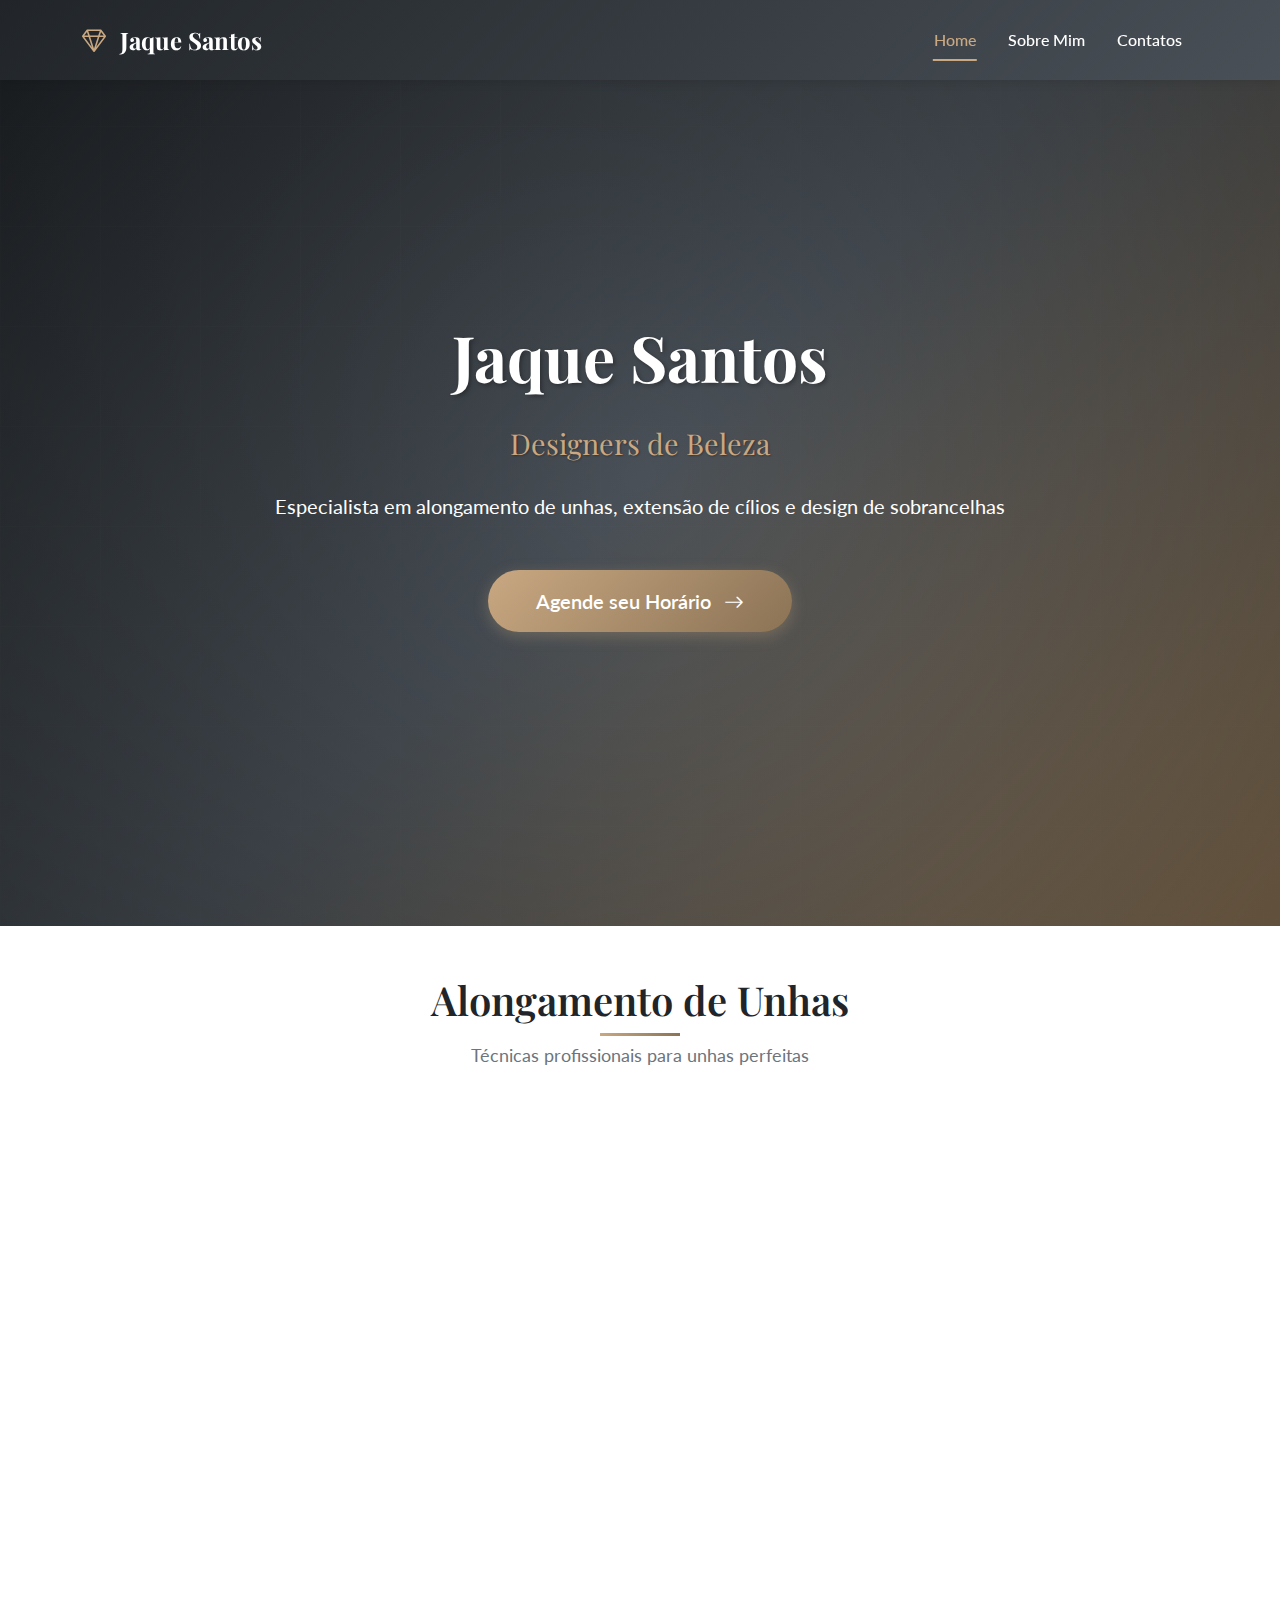
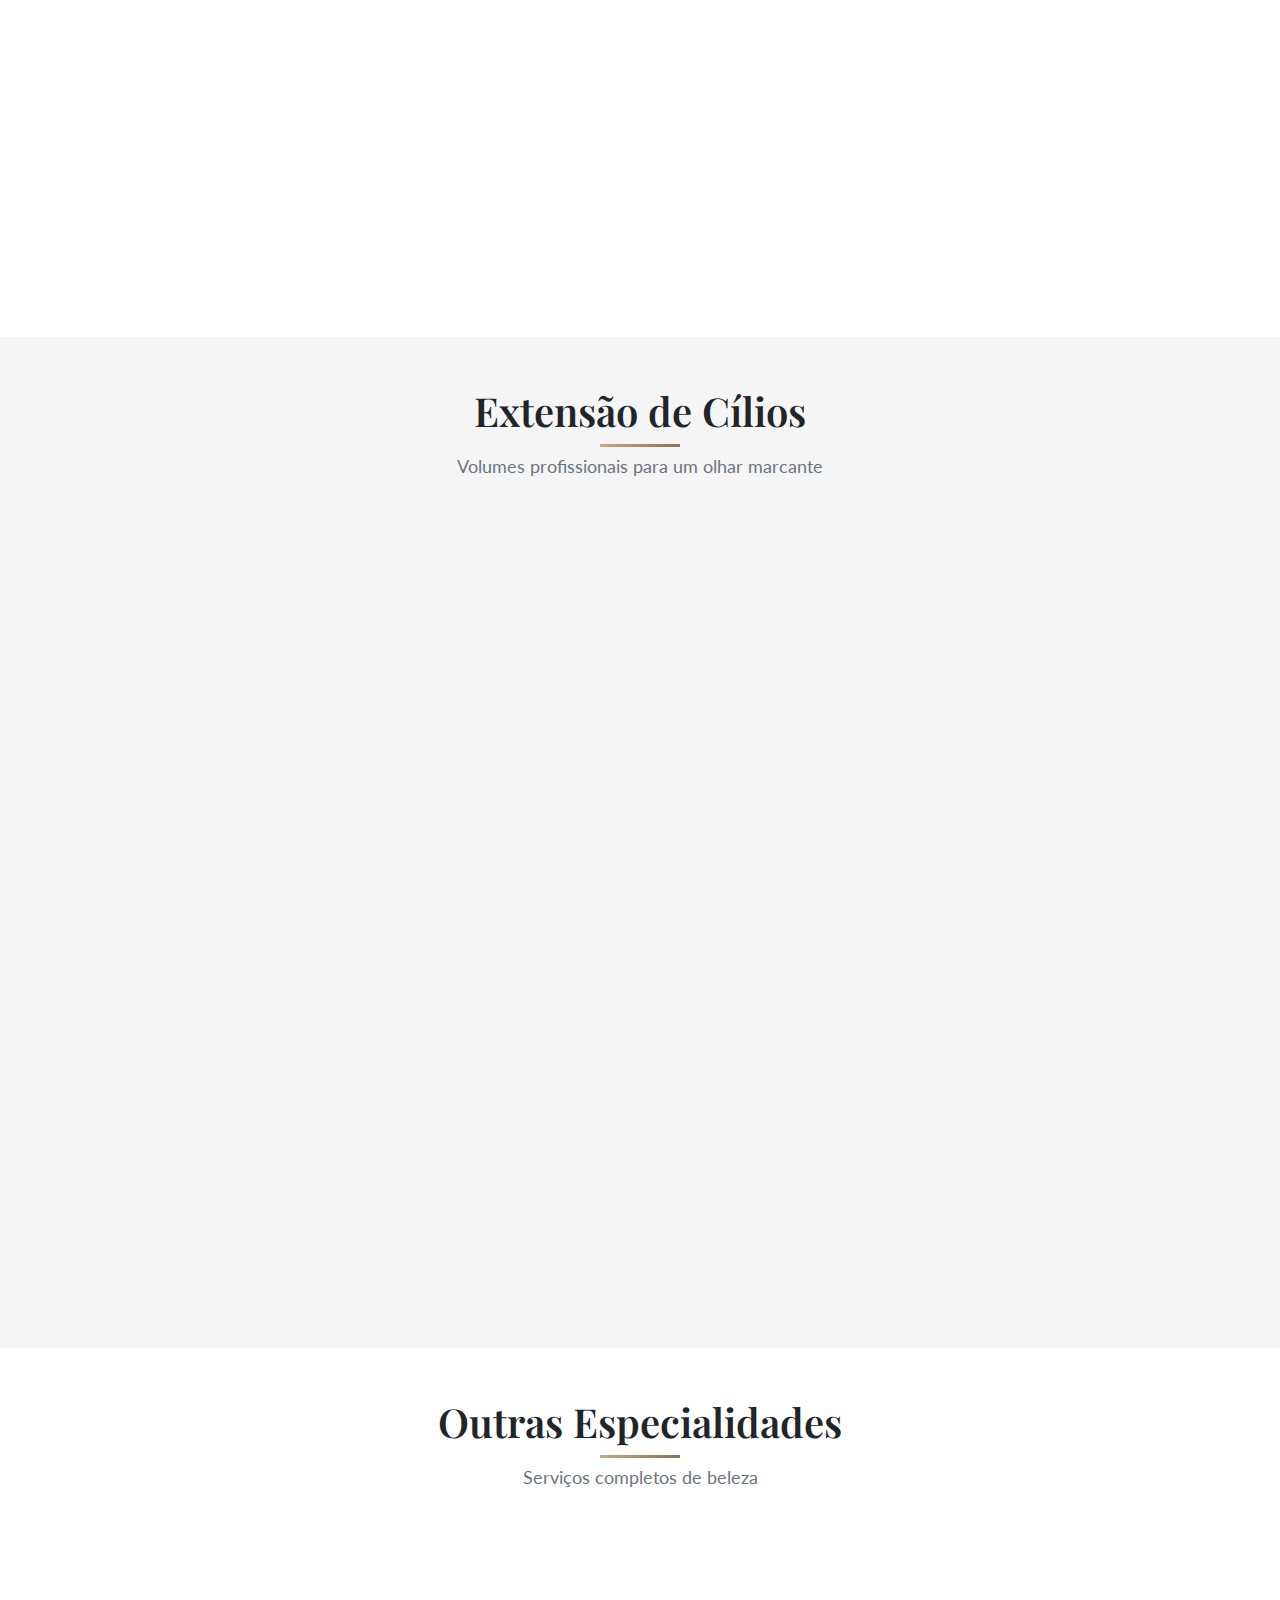
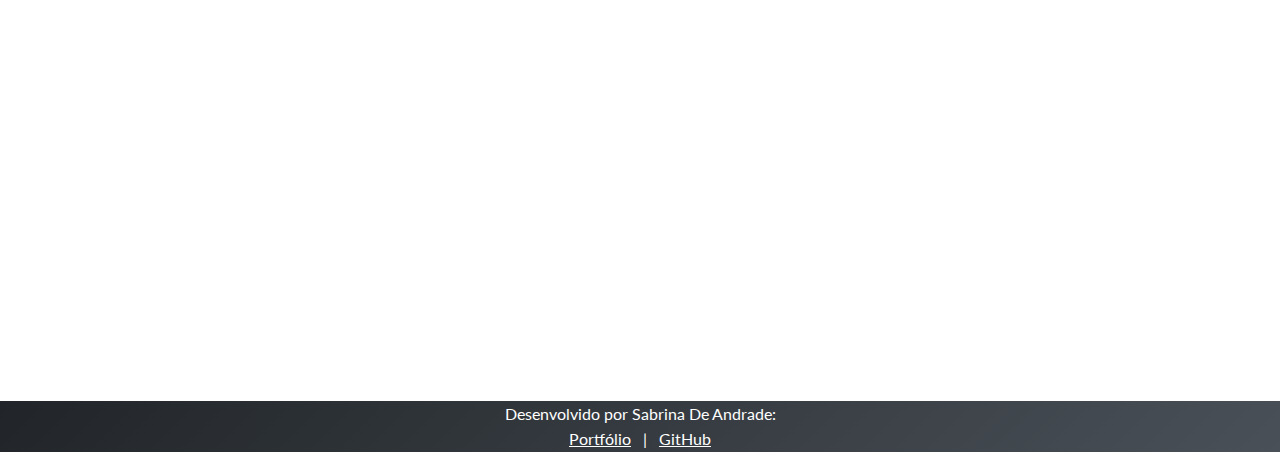
<file: jaque3/index.html>
<!DOCTYPE html>
<html lang="pt-BR">
<head>
    <meta charset="UTF-8">
    <meta name="viewport" content="width=device-width, initial-scale=1.0">
    <title>Jaque Santos - Designers de Beleza</title>
    
     Bootstrap CSS 
    <link href="https://cdn.jsdelivr.net/npm/bootstrap@5.3.3/dist/css/bootstrap.min.css" rel="stylesheet">
    
     Bootstrap Icons 
    <link rel="stylesheet" href="https://cdn.jsdelivr.net/npm/bootstrap-icons@1.11.3/font/bootstrap-icons.min.css">
    
     Google Fonts 
    <link rel="preconnect" href="https://fonts.googleapis.com">
    <link rel="preconnect" href="https://fonts.gstatic.com" crossorigin>
    <link href="https://fonts.googleapis.com/css2?family=Playfair+Display:wght@400;600;700&family=Lato:wght@300;400;700&display=swap" rel="stylesheet">
    
    <link rel="stylesheet" href="style.css">
</head>
<body>
    <nav class="navbar navbar-expand-lg navbar-dark fixed-top">
        <div class="container">
            <a class="navbar-brand" href="index.html">
                <i class="bi bi-gem me-2"></i>
                Jaque Santos
            </a>
            <button class="navbar-toggler" type="button" data-bs-toggle="collapse" data-bs-target="#navbarNav">
                <span class="navbar-toggler-icon"></span>
            </button>
            <div class="collapse navbar-collapse" id="navbarNav">
                <ul class="navbar-nav ms-auto">
                    <li class="nav-item">
                        <a class="nav-link active" href="index.html">Home</a>
                    </li>
                    <li class="nav-item">
                        <a class="nav-link" href="sobre-mim.html">Sobre Mim</a>
                    </li>
                    <li class="nav-item">
                        <a class="nav-link" href="contatos (1).html">Contatos</a>
                    </li>
                </ul>
            </div>
        </div>
    </nav>

     Hero Section 
    <section class="hero-section">
        <div class="hero-overlay"></div>
        <div class="container">
            <div class="row align-items-center min-vh-100">
                <div class="col-lg-8 mx-auto text-center hero-content">
                    <h1 class="display-3 fw-bold mb-4">Jaque Santos</h1>
                    <p class="lead mb-4">Designers de Beleza</p>
                    <p class="fs-5 mb-5">Especialista em alongamento de unhas, extensão de cílios e design de sobrancelhas</p>
                    <a href="contatos (1).html" class="btn btn-primary btn-lg px-5 py-3">
                        Agende seu Horário
                        <i class="bi bi-arrow-right ms-2"></i>
                    </a>
                </div>
            </div>
        </div>
    </section>

    <section class="services-section py-5">
        <div class="container">
            <div class="text-center mb-5">
                <h2 class="section-title">Alongamento de Unhas</h2>
                <p class="section-subtitle">Técnicas profissionais para unhas perfeitas</p>
            </div>
            
            <div class="row g-4">
                <div class="col-lg-4 col-md-6">
                    <div class="service-card">
                        <div class="service-image">
                            <img src="public/desing1.jpg" alt="Alongamento Stiletto" class="img-fluid">
                        </div>
                        <div class="service-content">
                            <h3>Alongamento Stiletto</h3>
                            <p>Unhas alongadas em formato stiletto com gel de alta qualidade</p>
                        </div>
                    </div>
                </div>
                
                <div class="col-lg-4 col-md-6">
                    <div class="service-card">
                        <div class="service-image">
                            <img src="public/design2.jpg" alt="Alongamento Quadrado" class="img-fluid">
                        </div>
                        <div class="service-content">
                            <h3>Alongamento Quadrado</h3>
                            <p>Formato quadrado clássico e elegante</p>
                        </div>
                    </div>
                </div>

                  <div class="col-lg-4 col-md-6">
                    <div class="service-card">
                        <div class="service-image">
                            <img src="public/desing3.jpg" alt="Alongamento Bailarina" class="img-fluid">
                        </div>
                        <div class="service-content">
                            <h3>Alongamento Bailarina</h3>
                            <p>Design clássico com um ar de sofisticação</p>
                        </div>
                    </div>
                </div>
                
                  <div class="col-lg-4 col-md-6">
                    <div class="service-card">
                        <div class="service-image">
                            <img src="public/desing5.jpg" alt="Alongamento Bailarina" class="img-fluid">
                        </div>
                        <div class="service-content">
                            <h3>Alongamento Curto</h3>
                            <p>Prático e elegante para o dia a dia</p>
                        </div>
                    </div>
                </div>    

                <div class="col-lg-4 col-md-6">
                    <div class="service-card">
                        <div class="service-image">
                            <img src="public/desing4.jpg" alt="Alongamento Amendoado" class="img-fluid">
                        </div>
                        <div class="service-content">
                            <h3>Alongamento Amendoado</h3>
                            <p>Formato amendoado sofisticado e feminino</p>
                        </div>
                    </div>
                </div>
                   <div class="col-lg-4 col-md-6">
                    <div class="service-card">
                        <div class="service-image">
                            <img src="public/esmaltaçãoGel.jpg" alt="Esmaltação em gel" class="img-fluid">
                        </div>
                        <div class="service-content">
                            <h3>Esmaltação em gel</h3>
                            <p>Prático e elegante!</p>
                        </div>
                    </div>
                </div>
            </div>
        </div>
    </section>

    <section class="services-section services-section-alt py-5">
        <div class="container">
            <div class="text-center mb-5">
                <h2 class="section-title">Extensão de Cílios</h2>
                <p class="section-subtitle">Volumes profissionais para um olhar marcante</p>
            </div>
            
            <div class="row g-4">
                <div class="col-lg-4 col-md-6">
                    <div class="service-card">
                        <div class="service-image">
                            <img src="public/russo.jpg" alt="Volume Russo" class="img-fluid">
                        </div>
                        <div class="service-content">
                            <h3>Volume Russo</h3>
                            <p>Técnica de volume russo para cílios mais densos e dramáticos</p>
                        </div>
                    </div>
                </div>
                
                <div class="col-lg-4 col-md-6">
                    <div class="service-card">
                        <div class="service-image">
                            <img src="public/arabe.jpg" alt="Volume Árabe" class="img-fluid">
                        </div>
                        <div class="service-content">
                            <h3>Volume Árabe</h3>
                            <p>Volume árabe para um olhar intenso e sofisticado</p>
                        </div>
                    </div>
                </div>
                
                  <div class="col-lg-4 col-md-6">
                    <div class="service-card">
                        <div class="service-image">
                            <img src="public/fox.jpg" alt="Volume Fox" class="img-fluid">
                        </div>
                        <div class="service-content">
                            <h3>Volume Fox</h3>
                            <p>Volume fox para um olhar intenso e sedutor</p>
                        </div>
                    </div>
                </div>

                 <div class="col-lg-4 col-md-6">
                    <div class="service-card">
                        <div class="service-image">
                            <img src="public/brasileiro.jpg" alt="Volume Brasileiro" class="img-fluid">
                        </div>
                        <div class="service-content">
                            <h3>Volume Brasileiro</h3>
                            <p>Volume Brasileiro para um olhar explêndido</p>
                        </div>
                    </div>
                </div>

                <div class="col-lg-4 col-md-6">
                    <div class="service-card">
                        <div class="service-image">
                            <img src="public/egipcio.jpg" alt="Volume Egípcio" class="img-fluid">
                        </div>
                        <div class="service-content">
                            <h3>Volume Egípcio</h3>
                            <p>Técnica egípcia para máximo volume e impacto</p>
                        </div>
                    </div>
                </div>
            </div>
        </div>
    </section>

    <section class="services-section py-5">
        <div class="container">
            <div class="text-center mb-5">
                <h2 class="section-title">Outras Especialidades</h2>
                <p class="section-subtitle">Serviços completos de beleza</p>
            </div>
            
            <div class="row g-4">
                <div class="col-lg-3 col-md-6">
                    <div class="service-card">
                        <div class="service-image">
                            <img src="public/cutilagem.jpg" alt="Cutilagem" class="img-fluid">
                        </div>
                        <div class="service-content">
                            <h3>Cutilagem</h3>
                            <p>Cutilagem com acabamento perfeito</p>
                        </div>
                    </div>
                </div>
                
                <div class="col-lg-3 col-md-6">
                    <div class="service-card">
                        <div class="service-image">
                            <img src="public/henna.jpg" alt="Design de Sobrancelhas" class="img-fluid">
                        </div>
                        <div class="service-content">
                            <h3>Design de Sobrancelhas</h3>
                            <p>Design com henna para sobrancelhas perfeitas</p>
                        </div>
                    </div>
                </div>
                
                <div class="col-lg-3 col-md-6">
                    <div class="service-card">
                        <div class="service-image">
                            <img src="public/decora.jpg" alt="Manicure" class="img-fluid">
                        </div>
                        <div class="service-content">
                            <h3>Manicure</h3>
                            <p>Manicure completa com cuidados especiais</p>
                        </div>
                    </div>
                </div>
                
                <div class="col-lg-3 col-md-6">
                    <div class="service-card">
                        <div class="service-image">
                            <img src="public/pedicure.jpg" alt="Pedicure" class="img-fluid">
                        </div>
                        <div class="service-content">
                            <h3>Pedicure</h3>
                            <p>Pedicure relaxante e profissional</p>
                        </div>
                    </div>
                </div>
            </div>
        </div>
    </section>

    </div> </div> <footer class="footer">
    <div class="container text-center">
        <p class="mb-0">Desenvolvido por Sabrina De Andrade:</p>
        <p class="mb-0">
            <a href="https://68ab4a4799d7b0000894f577--whimsical-palmier-4e9e0c.netlify.app" target="_blank" class="mx-2">Portfólio</a> | 
            <a href="https://github.com/SabrinaDeAndrade" target="_blank" class="mx-2">GitHub</a>
        </p>
    </div>
</footer>

    <script src="https://cdn.jsdelivr.net/npm/bootstrap@5.3.3/dist/js/bootstrap.bundle.min.js"></script>
    
    <script src="script.js"></script>
</body>
</html>
</file>
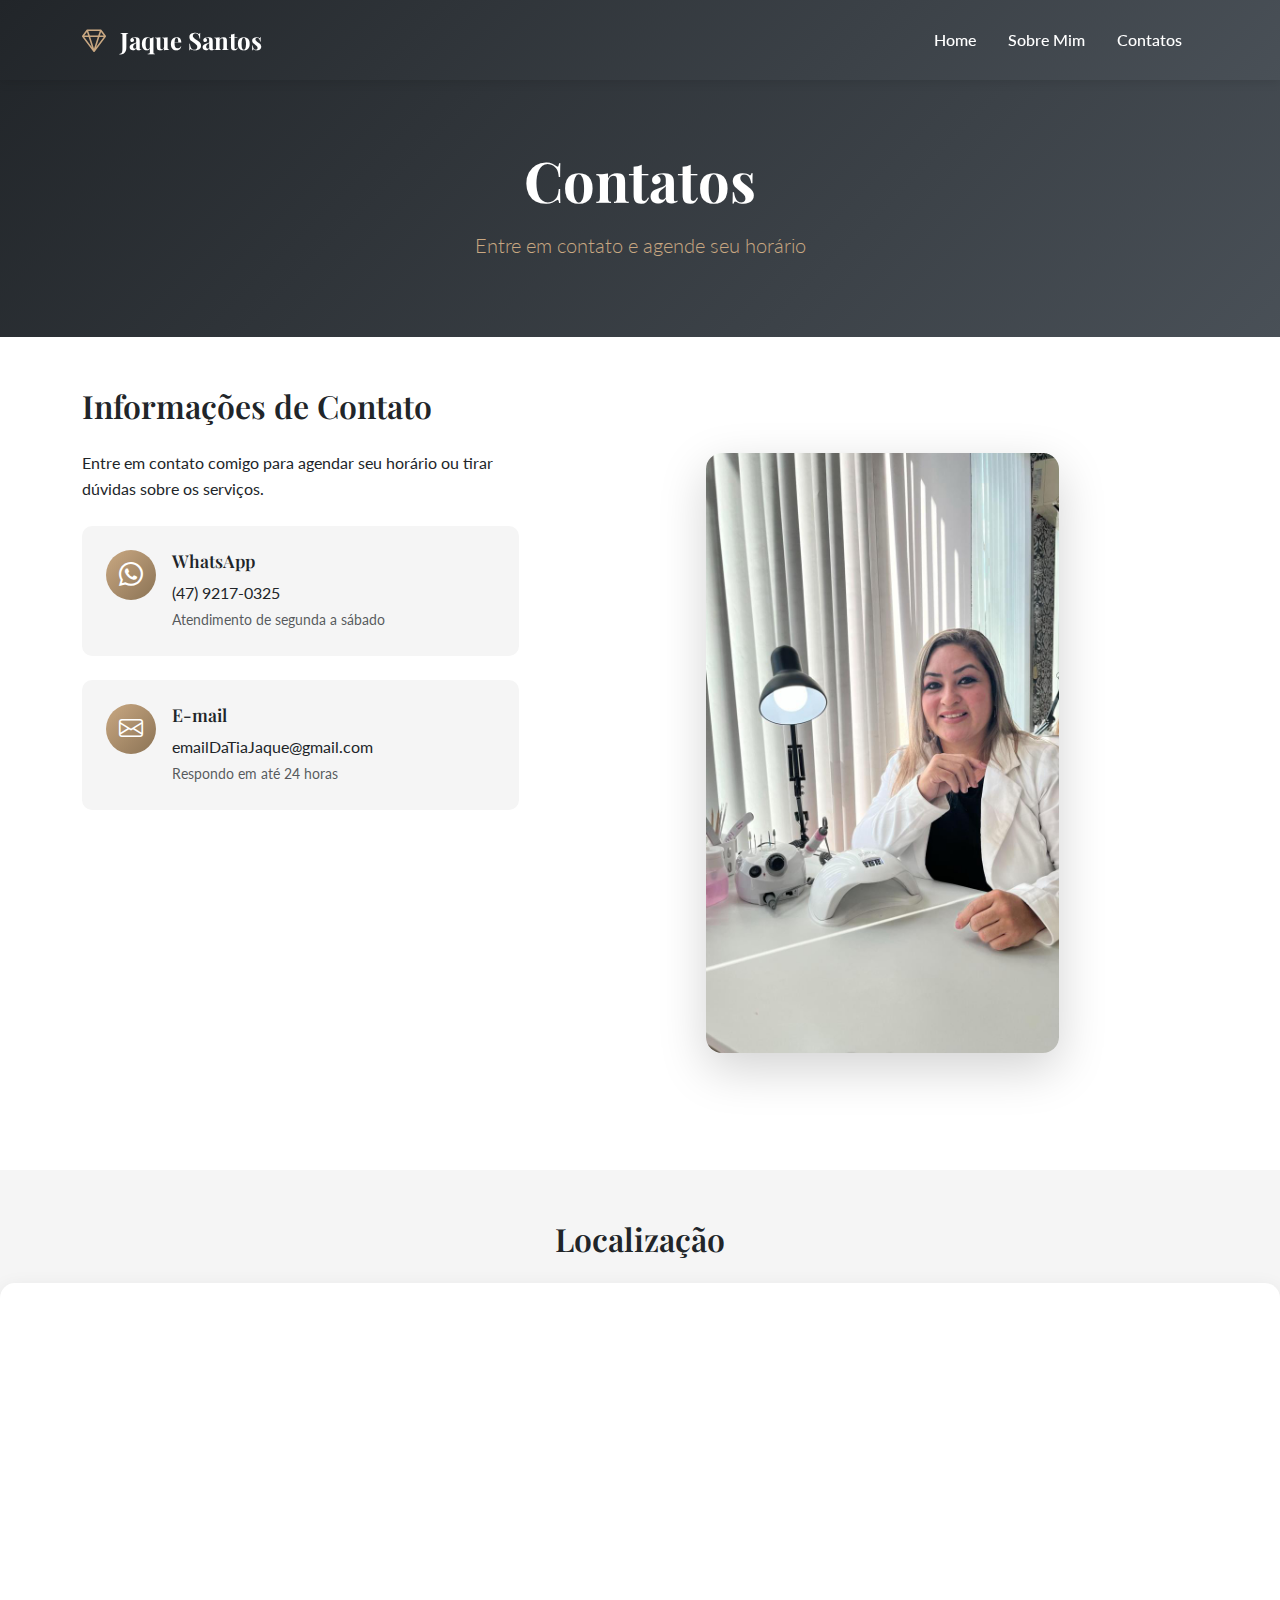
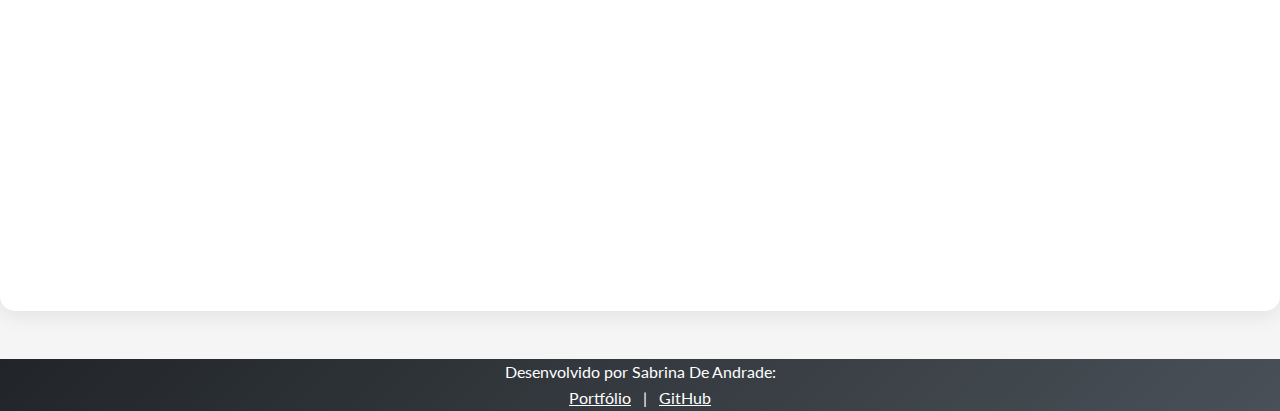
<file: jaque3/contatos (1).html>
<!DOCTYPE html>
<html lang="pt-BR">
<head>
    <meta charset="UTF-8">
    <meta name="viewport" content="width=device-width, initial-scale=1.0">
    <title>Contatos - Jaque Santos</title>
    
     Bootstrap CSS 
    <link href="https://cdn.jsdelivr.net/npm/bootstrap@5.3.3/dist/css/bootstrap.min.css" rel="stylesheet">
    
     Bootstrap Icons 
    <link rel="stylesheet" href="https://cdn.jsdelivr.net/npm/bootstrap-icons@1.11.3/font/bootstrap-icons.min.css">
    
     Google Fonts 
    <link rel="preconnect" href="https://fonts.googleapis.com">
    <link rel="preconnect" href="https://fonts.gstatic.com" crossorigin>
    <link href="https://fonts.googleapis.com/css2?family=Playfair+Display:wght@400;600;700&family=Lato:wght@300;400;700&display=swap" rel="stylesheet">

    <link rel="stylesheet" href="style.css">
</head>
<body>
    
  <nav class="navbar navbar-expand-lg navbar-dark fixed-top">
        <div class="container">
            <a class="navbar-brand" href="index.html">
                <i class="bi bi-gem me-2"></i>
                Jaque Santos
            </a>
            <button class="navbar-toggler" type="button" data-bs-toggle="collapse" data-bs-target="#navbarNav">
                <span class="navbar-toggler-icon"></span>
            </button>
            <div class="collapse navbar-collapse" id="navbarNav">
                <ul class="navbar-nav ms-auto">
                    <li class="nav-item">
                        <a class="nav-link active" href="index.html">Home</a>
                    </li>
                    <li class="nav-item">
                        <a class="nav-link" href="sobre-mim.html">Sobre Mim</a>
                    </li>
                    <li class="nav-item">
                        <a class="nav-link" href="contatos (1).html">Contatos</a>
                    </li>
                </ul>
            </div>
        </div>
    </nav>

    <section class="page-header">
        <div class="container">
            <h1 class="display-4 fw-bold">Contatos</h1>
            <p class="lead">Entre em contato e agende seu horário</p>
        </div>
    </section>

    <section class="contact-section py-5">
    <div class="container">
        <div class="row g-5 align-items-center">
            
            <!-- Coluna da esquerda (contatos) -->
            <div class="col-lg-5">
                <h2 class="mb-4">Informações de Contato</h2>
                <p class="mb-4">Entre em contato comigo para agendar seu horário ou tirar dúvidas sobre os serviços.</p>

                <div class="contact-info-item mb-4">
                    <div class="d-flex align-items-start">
                        <div class="contact-icon me-3">
                            <i class="bi bi-whatsapp"></i>
                        </div>
                        <div>
                            <h5>WhatsApp</h5>
                            <p class="mb-0">(47) 9217-0325</p>
                            <small class="text-muted">Atendimento de segunda a sábado</small>
                        </div>
                    </div>
                </div>

                <div class="contact-info-item mb-4">
                    <div class="d-flex align-items-start">
                        <div class="contact-icon me-3">
                            <i class="bi bi-envelope"></i>
                        </div>
                        <div>
                            <h5>E-mail</h5>
                            <p class="mb-0">emailDaTiaJaque@gmail.com</p>
                            <small class="text-muted">Respondo em até 24 horas</small>
                        </div>
                    </div>
                </div>

                <div class="contact-info-item mb-4">
                    <div class="d-flex align-items-start">
                        <div class="contact-icon me-3">
                            <i class="bi bi-instagram"></i>
                        </div>
                        <div>
                            <h5>Instagram</h5>
                            <a href="https://www.instagram.com/jaquesantos_designerss" target="_blank" class="mb-0 d-block">jaquesantos_designerss</a>
                            <small class="text-muted">Acompanhe meu trabalho</small>
                        </div>
                    </div>
                </div>

                <div class="contact-info-item">
                    <div class="d-flex align-items-start">
                        <div class="contact-icon me-3">
                            <i class="bi bi-clock"></i>
                        </div>
                        <div>
                            <h5>Horário de Atendimento</h5>
                            <p class="mb-1">Segunda a Sexta: 9h às 19h</p>
                            <p class="mb-0">Sábado: 9h às 17h</p>
                        </div>
                    </div>
                </div>
            </div>

            <!-- Coluna da direita (imagem) -->
            <div class="col-lg-7 text-center">
                <img src="public/perfiljaque2.jpg" alt="Foto Jaque Santos" class="img-fluid rounded-4 shadow-lg" style="max-height: 600px; object-fit: cover;">
            </div>
        </div>
    </div>
</section>


    <section class="map-section py-5">
        <div class="container">
            <h2 class="text-center mb-4">Localização</h2>
            <div class="map-placeholder">
                <iframe src="https://www.google.com/maps/embed?pb=!1m18!1m12!1m3!1d4298.585543824513!2d-49.063611699999996!3d-26.920941700000004!2m3!1f0!2f0!3f0!3m2!1i1024!2i768!4f13.1!3m3!1m2!1s0x94df18ea9c9ebbc3%3A0x2c7cbaaa0b484780!2sAttual%20Cabeleireiros!5e1!3m2!1spt-BR!2sbr!4v1759589943546!5m2!1spt-BR!2sbr" width="600" height="450" style="border:0;" allowfullscreen="" loading="lazy" referrerpolicy="no-referrer-when-downgrade"></iframe>
            </div>
        </div>
    </section>

     </div> </div> <footer class="footer">
    <div class="container text-center">
        <p class="mb-0">Desenvolvido por Sabrina De Andrade:</p>
        <p class="mb-0">
            <a href="https://68ab4a4799d7b0000894f577--whimsical-palmier-4e9e0c.netlify.app" target="_blank" class="mx-2">Portfólio</a> | 
            <a href="https://github.com/SabrinaDeAndrade" target="_blank" class="mx-2">GitHub</a>
        </p>
    </div>
</footer>

    <script src="https://cdn.jsdelivr.net/npm/bootstrap@5.3.3/dist/js/bootstrap.bundle.min.js"></script>
    
    <script src="script.js"></script>
</body>
</html>
</file>
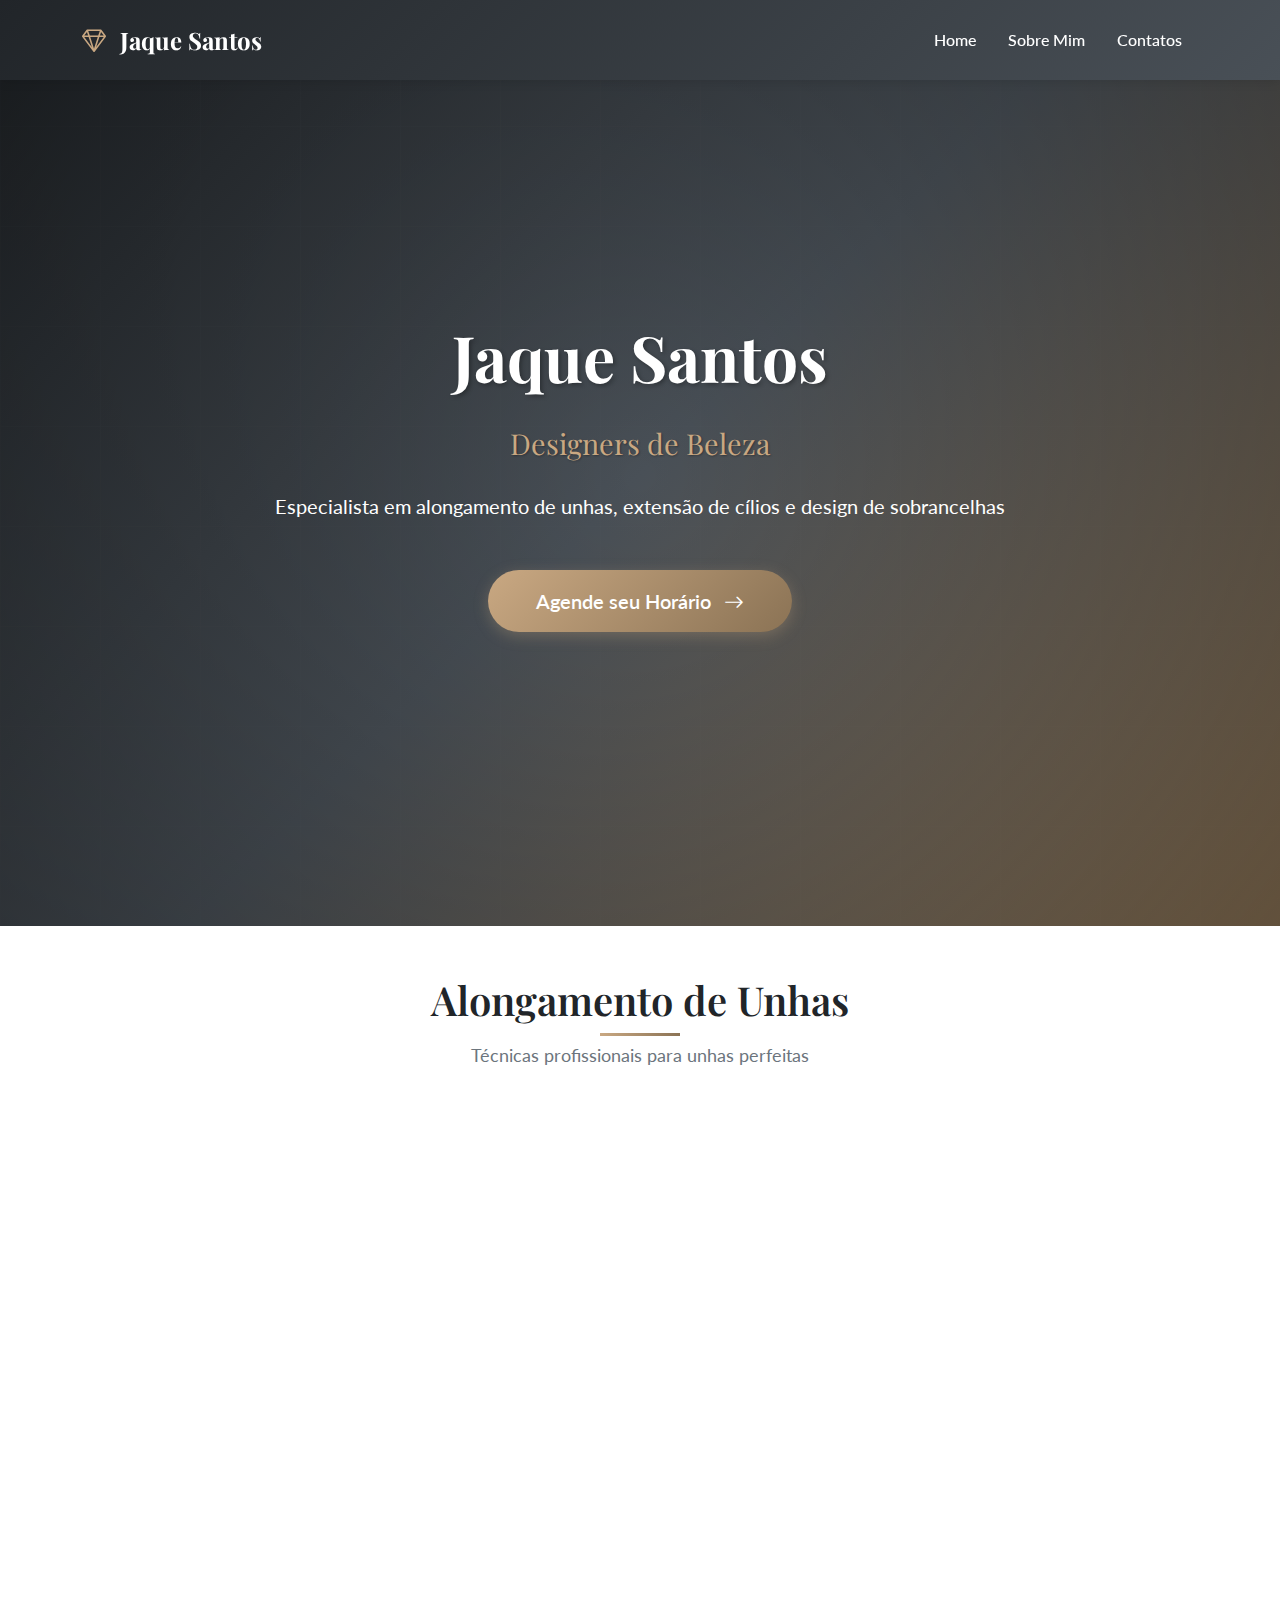
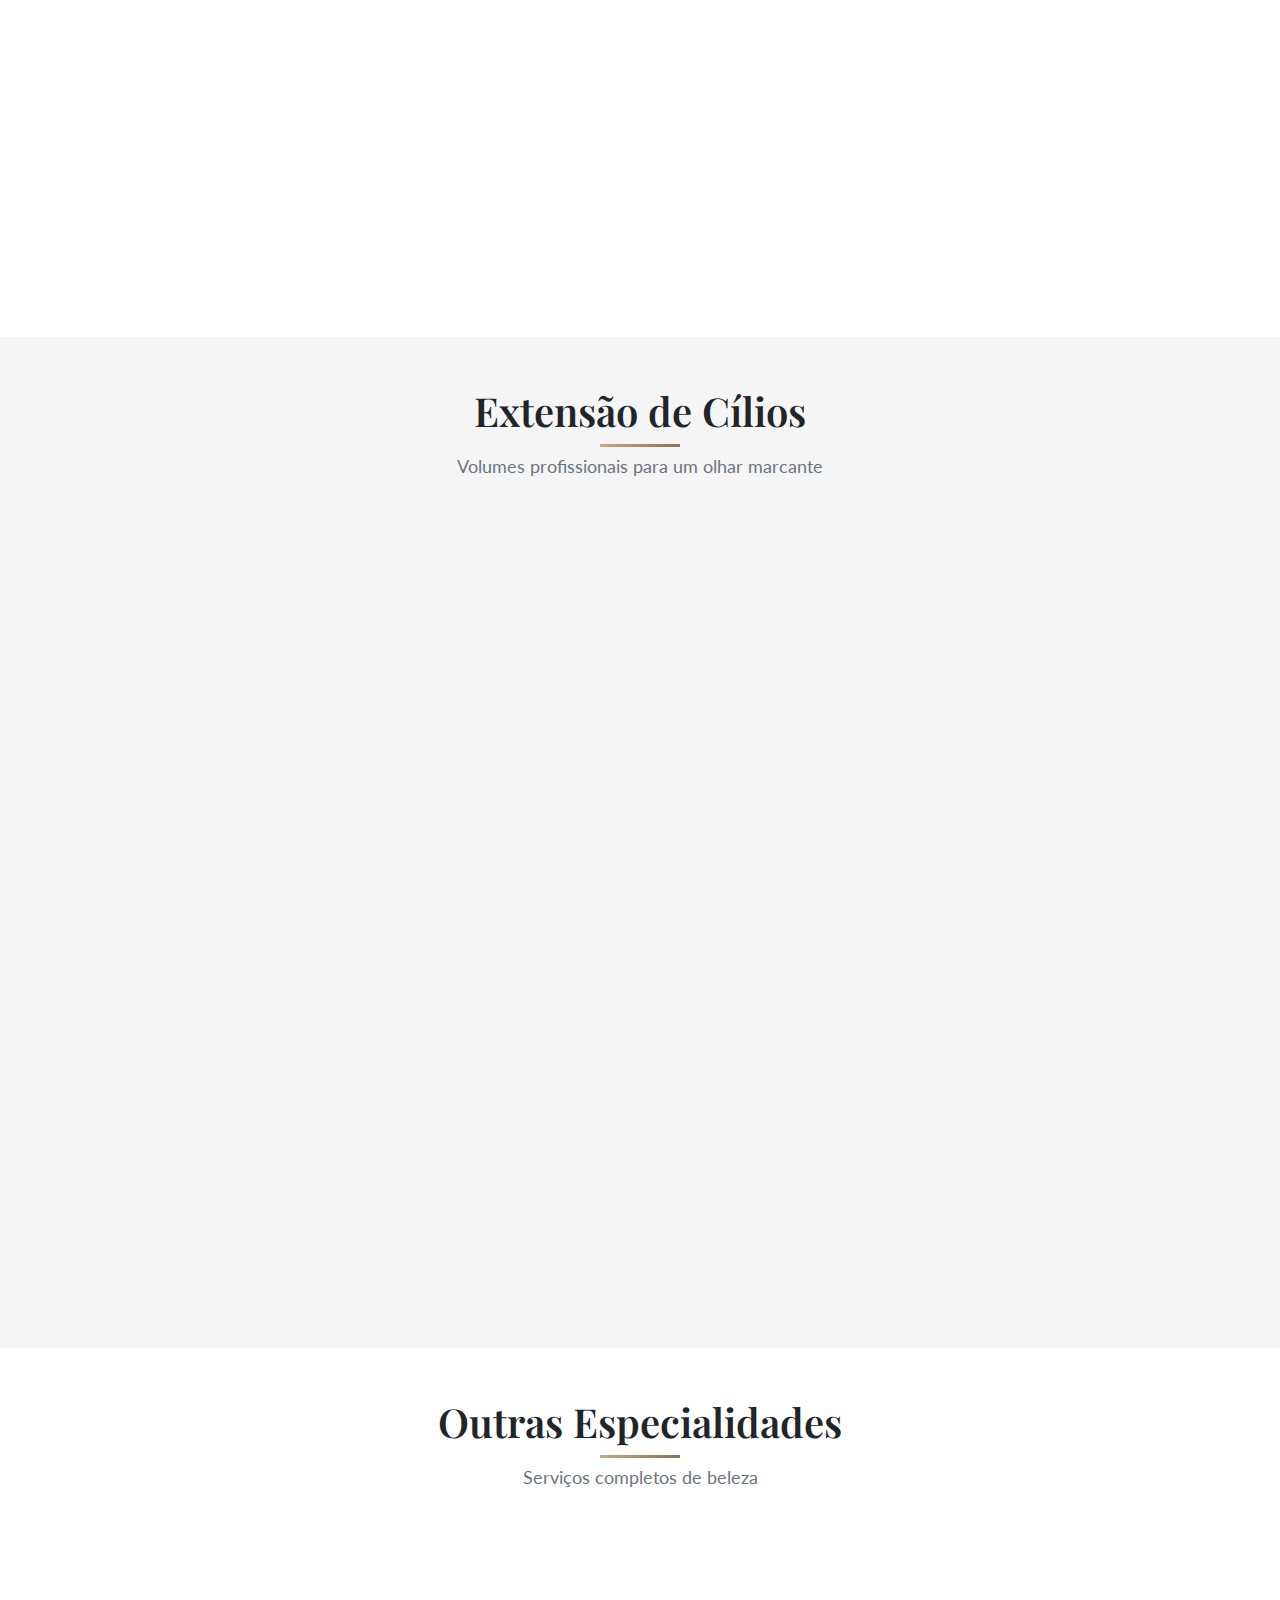
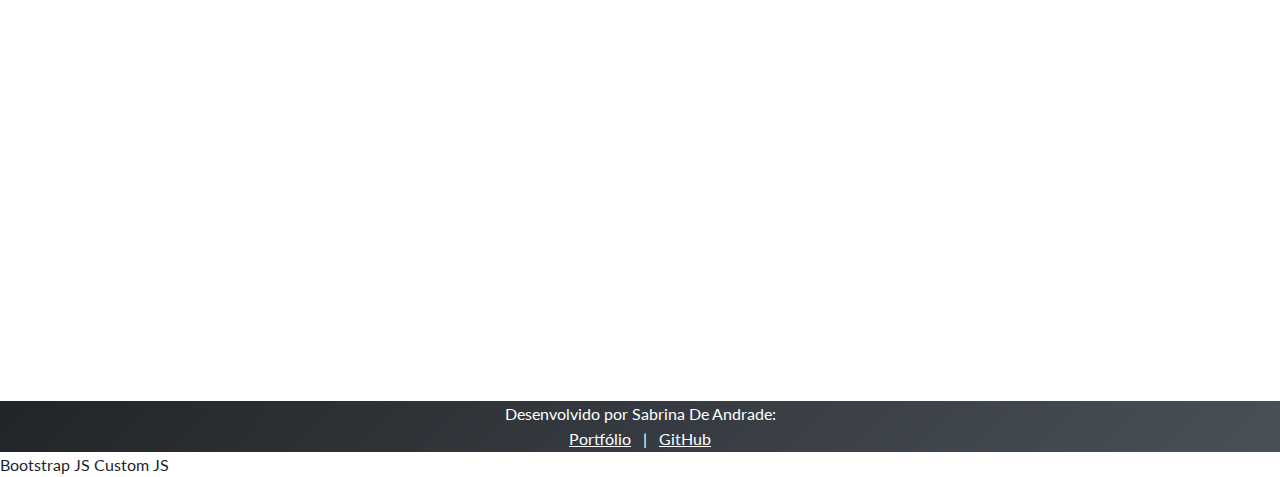
<file: jaque3/index (1).html>
<!DOCTYPE html>
<html lang="pt-BR">
<head>
    <meta charset="UTF-8">
    <meta name="viewport" content="width=device-width, initial-scale=1.0">
    <title>Jaque Santos - Designers de Beleza</title>
    
     Bootstrap CSS 
    <link href="https://cdn.jsdelivr.net/npm/bootstrap@5.3.3/dist/css/bootstrap.min.css" rel="stylesheet">
    
     Bootstrap Icons 
    <link rel="stylesheet" href="https://cdn.jsdelivr.net/npm/bootstrap-icons@1.11.3/font/bootstrap-icons.min.css">
    
     Google Fonts 
    <link rel="preconnect" href="https://fonts.googleapis.com">
    <link rel="preconnect" href="https://fonts.gstatic.com" crossorigin>
    <link href="https://fonts.googleapis.com/css2?family=Playfair+Display:wght@400;600;700&family=Lato:wght@300;400;700&display=swap" rel="stylesheet">
    
    <link rel="stylesheet" href="style.css">
</head>
<body>
    <nav class="navbar navbar-expand-lg navbar-dark fixed-top">
        <div class="container">
            <a class="navbar-brand" href="index.html">
                <i class="bi bi-gem me-2"></i>
                Jaque Santos
            </a>
            <button class="navbar-toggler" type="button" data-bs-toggle="collapse" data-bs-target="#navbarNav">
                <span class="navbar-toggler-icon"></span>
            </button>
            <div class="collapse navbar-collapse" id="navbarNav">
                <ul class="navbar-nav ms-auto">
                    <li class="nav-item">
                        <a class="nav-link active" href="index (1).html">Home</a>
                    </li>
                    <li class="nav-item">
                        <a class="nav-link" href="sobre-mim.html">Sobre Mim</a>
                    </li>
                    <li class="nav-item">
                        <a class="nav-link" href="contatos (1).html">Contatos</a>
                    </li>
                </ul>
            </div>
        </div>
    </nav>

     Hero Section 
    <section class="hero-section">
        <div class="hero-overlay"></div>
        <div class="container">
            <div class="row align-items-center min-vh-100">
                <div class="col-lg-8 mx-auto text-center hero-content">
                    <h1 class="display-3 fw-bold mb-4">Jaque Santos</h1>
                    <p class="lead mb-4">Designers de Beleza</p>
                    <p class="fs-5 mb-5">Especialista em alongamento de unhas, extensão de cílios e design de sobrancelhas</p>
                    <a href="contatos (1).html" class="btn btn-primary btn-lg px-5 py-3">
                        Agende seu Horário
                        <i class="bi bi-arrow-right ms-2"></i>
                    </a>
                </div>
            </div>
        </div>
    </section>

    <section class="services-section py-5">
        <div class="container">
            <div class="text-center mb-5">
                <h2 class="section-title">Alongamento de Unhas</h2>
                <p class="section-subtitle">Técnicas profissionais para unhas perfeitas</p>
            </div>
            
            <div class="row g-4">
                <div class="col-lg-4 col-md-6">
                    <div class="service-card">
                        <div class="service-image">
                            <img src="public/desing1.jpg" alt="Alongamento Stiletto" class="img-fluid">
                        </div>
                        <div class="service-content">
                            <h3>Alongamento Stiletto</h3>
                            <p>Unhas alongadas em formato stiletto com gel de alta qualidade</p>
                        </div>
                    </div>
                </div>
                
                <div class="col-lg-4 col-md-6">
                    <div class="service-card">
                        <div class="service-image">
                            <img src="public/design2.jpg" alt="Alongamento Quadrado" class="img-fluid">
                        </div>
                        <div class="service-content">
                            <h3>Alongamento Quadrado</h3>
                            <p>Formato quadrado clássico e elegante</p>
                        </div>
                    </div>
                </div>

                  <div class="col-lg-4 col-md-6">
                    <div class="service-card">
                        <div class="service-image">
                            <img src="public/desing3.jpg" alt="Alongamento Bailarina" class="img-fluid">
                        </div>
                        <div class="service-content">
                            <h3>Alongamento Bailarina</h3>
                            <p>Design clássico com um ar de sofisticação</p>
                        </div>
                    </div>
                </div>

                <div class="col-lg-4 col-md-6">
                    <div class="service-card">
                        <div class="service-image">
                            <img src="public/esmaltaçãoGel.jpg" alt="Esmaltação em gel" class="img-fluid">
                        </div>
                        <div class="service-content">
                            <h3>Esmaltação em gel</h3>
                            <p>Prático e elegante!</p>
                        </div>
                    </div>
                </div>
                
                  <div class="col-lg-4 col-md-6">
                    <div class="service-card">
                        <div class="service-image">
                            <img src="public/desing5.jpg" alt="Alongamento Bailarina" class="img-fluid">
                        </div>
                        <div class="service-content">
                            <h3>Alongamento Curto</h3>
                            <p>Prático e elegante para o dia a dia</p>
                        </div>
                    </div>
                </div>    

                <div class="col-lg-4 col-md-6">
                    <div class="service-card">
                        <div class="service-image">
                            <img src="public/desing4.jpg" alt="Alongamento Amendoado" class="img-fluid">
                        </div>
                        <div class="service-content">
                            <h3>Alongamento Amendoado</h3>
                            <p>Formato amendoado sofisticado e feminino</p>
                        </div>
                    </div>
                </div>
            </div>
        </div>
    </section>

    <section class="services-section services-section-alt py-5">
        <div class="container">
            <div class="text-center mb-5">
                <h2 class="section-title">Extensão de Cílios</h2>
                <p class="section-subtitle">Volumes profissionais para um olhar marcante</p>
            </div>
            
            <div class="row g-4">
                <div class="col-lg-4 col-md-6">
                    <div class="service-card">
                        <div class="service-image">
                            <img src="public/russo.jpg" alt="Volume Russo" class="img-fluid">
                        </div>
                        <div class="service-content">
                            <h3>Volume Russo</h3>
                            <p>Técnica de volume russo para cílios mais densos e dramáticos</p>
                        </div>
                    </div>
                </div>
                
                <div class="col-lg-4 col-md-6">
                    <div class="service-card">
                        <div class="service-image">
                            <img src="public/arabe.jpg" alt="Volume Árabe" class="img-fluid">
                        </div>
                        <div class="service-content">
                            <h3>Volume Árabe</h3>
                            <p>Volume árabe para um olhar intenso e sofisticado</p>
                        </div>
                    </div>
                </div>
                
                  <div class="col-lg-4 col-md-6">
                    <div class="service-card">
                        <div class="service-image">
                            <img src="public/fox.jpg" alt="Volume Fox" class="img-fluid">
                        </div>
                        <div class="service-content">
                            <h3>Volume Fox</h3>
                            <p>Volume fox para um olhar intenso e sedutor</p>
                        </div>
                    </div>
                </div>

                 <div class="col-lg-4 col-md-6">
                    <div class="service-card">
                        <div class="service-image">
                            <img src="public/brasileiro.jpg" alt="Volume Brasileiro" class="img-fluid">
                        </div>
                        <div class="service-content">
                            <h3>Volume Brasileiro</h3>
                            <p>Volume Brasileiro para um olhar explêndido</p>
                        </div>
                    </div>
                </div>

                <div class="col-lg-4 col-md-6">
                    <div class="service-card">
                        <div class="service-image">
                            <img src="public/egipcio.jpg" alt="Volume Egípcio" class="img-fluid">
                        </div>
                        <div class="service-content">
                            <h3>Volume Egípcio</h3>
                            <p>Técnica egípcia para máximo volume e impacto</p>
                        </div>
                    </div>
                </div>
            </div>
        </div>
    </section>

    <section class="services-section py-5">
        <div class="container">
            <div class="text-center mb-5">
                <h2 class="section-title">Outras Especialidades</h2>
                <p class="section-subtitle">Serviços completos de beleza</p>
            </div>
            
            <div class="row g-4">
                <div class="col-lg-3 col-md-6">
                    <div class="service-card">
                        <div class="service-image">
                            <img src="public/cutilagem.jpg" alt="Cutilagem" class="img-fluid">
                        </div>
                        <div class="service-content">
                            <h3>Cutilagem</h3>
                            <p>Cutilagem com acabamento perfeito</p>
                        </div>
                    </div>
                </div>
                
                <div class="col-lg-3 col-md-6">
                    <div class="service-card">
                        <div class="service-image">
                            <img src="public/henna.jpg" alt="Design de Sobrancelhas" class="img-fluid">
                        </div>
                        <div class="service-content">
                            <h3>Design de Sobrancelhas</h3>
                            <p>Design com henna para sobrancelhas perfeitas</p>
                        </div>
                    </div>
                </div>
                
                <div class="col-lg-3 col-md-6">
                    <div class="service-card">
                        <div class="service-image">
                            <img src="public/decora.jpg" alt="Manicure" class="img-fluid">
                        </div>
                        <div class="service-content">
                            <h3>Manicure</h3>
                            <p>Manicure completa com cuidados especiais</p>
                        </div>
                    </div>
                </div>
                
                <div class="col-lg-3 col-md-6">
                    <div class="service-card">
                        <div class="service-image">
                            <img src="public/pedicure.jpg" alt="Pedicure" class="img-fluid">
                        </div>
                        <div class="service-content">
                            <h3>Pedicure</h3>
                            <p>Pedicure relaxante e profissional</p>
                        </div>
                    </div>
                </div>
            </div>
        </div>
    </section>

    </div> </div> <footer class="footer">
    <div class="container text-center">
        <p class="mb-0">Desenvolvido por Sabrina De Andrade:</p>
        <p class="mb-0">
            <a href="https://68ab4a4799d7b0000894f577--whimsical-palmier-4e9e0c.netlify.app" target="_blank" class="mx-2">Portfólio</a> | 
            <a href="https://github.com/SabrinaDeAndrade" target="_blank" class="mx-2">GitHub</a>
        </p>
    </div>
</footer>

     Bootstrap JS 
    <script src="https://cdn.jsdelivr.net/npm/bootstrap@5.3.3/dist/js/bootstrap.bundle.min.js"></script>
    
     Custom JS 
    <script src="script.js"></script>
</body>
</html>
</file>
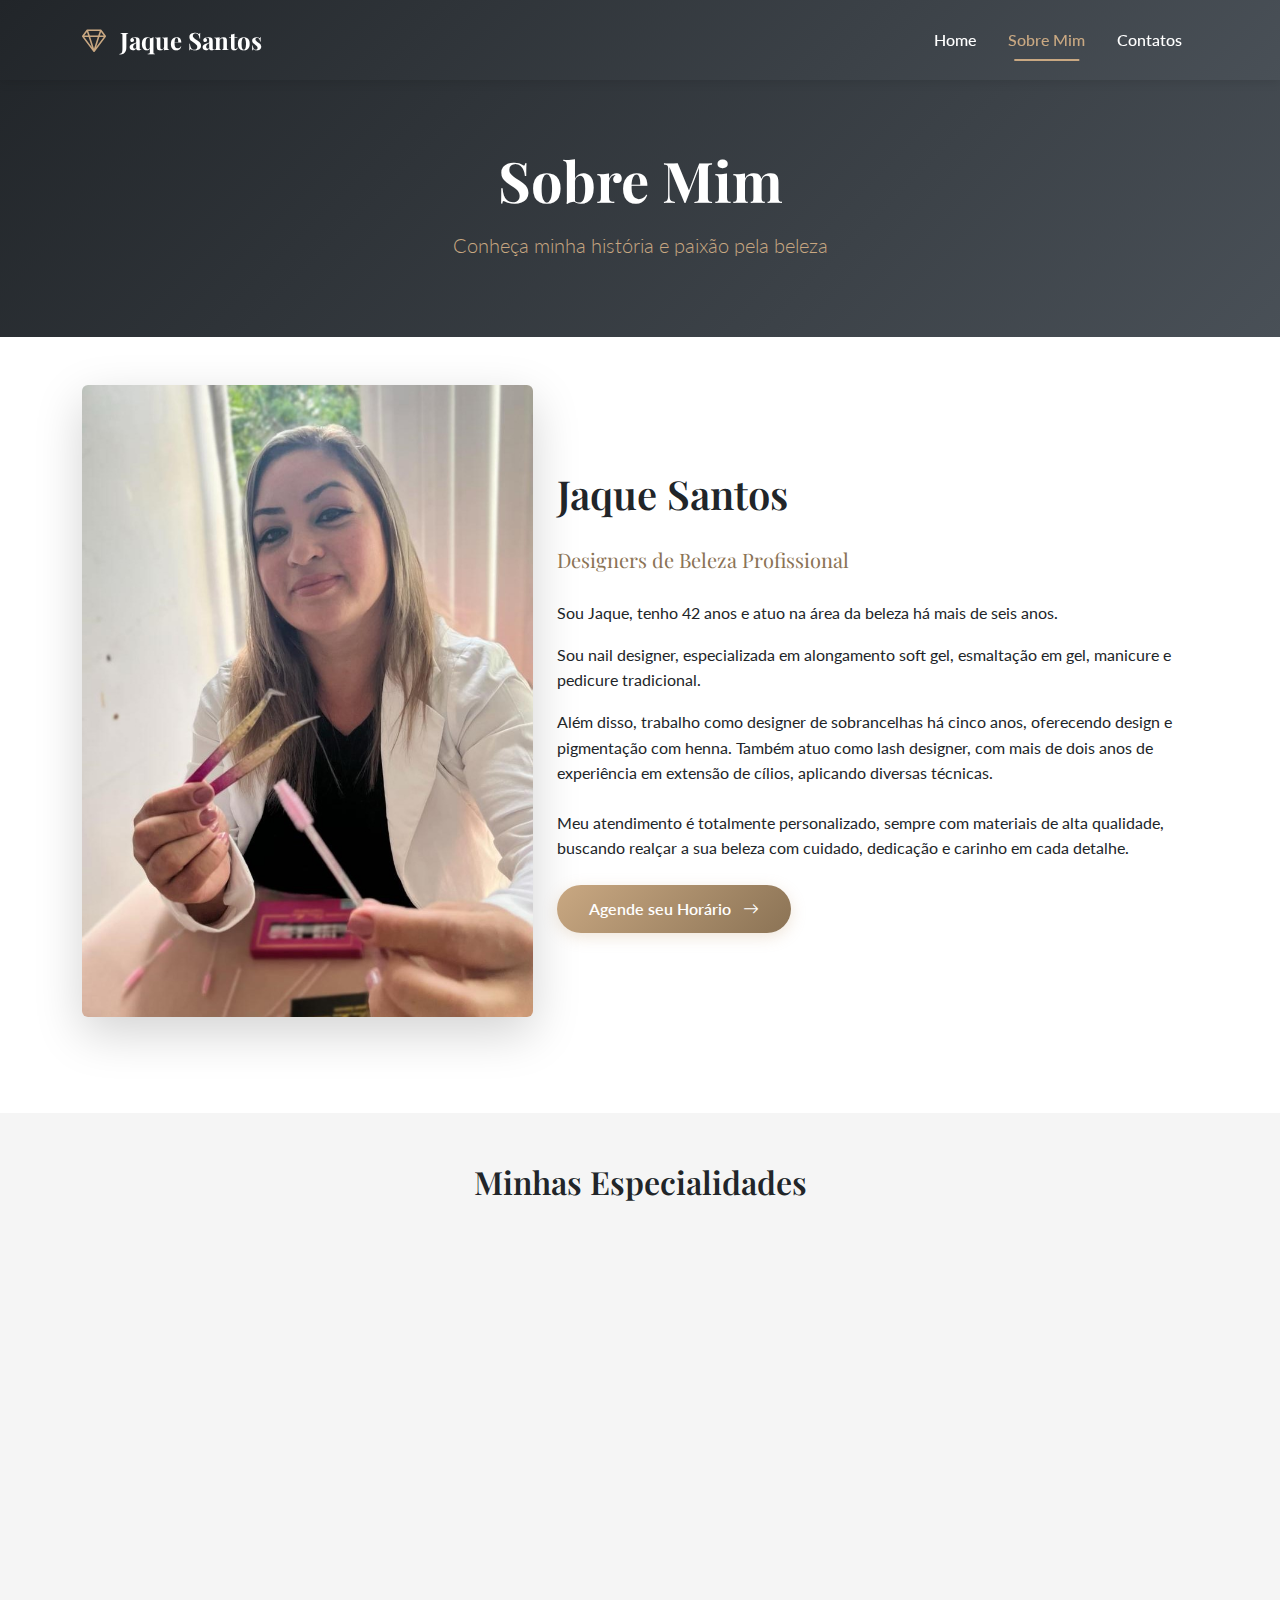
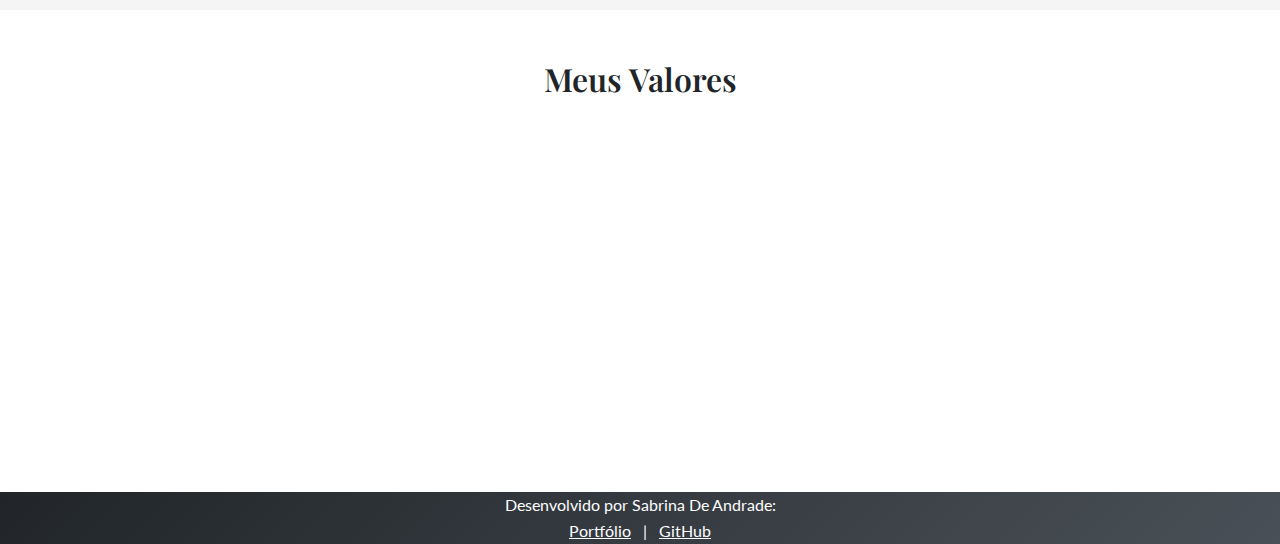
<file: jaque3/sobre-mim.html>
<!DOCTYPE html>
<html lang="pt-BR">
<head>
    <meta charset="UTF-8">
    <meta name="viewport" content="width=device-width, initial-scale=1.0">
    <title>Sobre Mim - Jaque Santos</title>
    
     Bootstrap CSS 
    <link href="https://cdn.jsdelivr.net/npm/bootstrap@5.3.3/dist/css/bootstrap.min.css" rel="stylesheet">
    
     Bootstrap Icons 
    <link rel="stylesheet" href="https://cdn.jsdelivr.net/npm/bootstrap-icons@1.11.3/font/bootstrap-icons.min.css">
    
     Google Fonts 
    <link rel="preconnect" href="https://fonts.googleapis.com">
    <link rel="preconnect" href="https://fonts.gstatic.com" crossorigin>
    <link href="https://fonts.googleapis.com/css2?family=Playfair+Display:wght@400;600;700&family=Lato:wght@300;400;700&display=swap" rel="stylesheet">
    
     Custom CSS 
    <link rel="stylesheet" href="style.css">
</head>
<body>
  <nav class="navbar navbar-expand-lg navbar-dark fixed-top">
        <div class="container">
            <a class="navbar-brand" href="index.html">
                <i class="bi bi-gem me-2"></i>
                Jaque Santos
            </a>
            <button class="navbar-toggler" type="button" data-bs-toggle="collapse" data-bs-target="#navbarNav">
                <span class="navbar-toggler-icon"></span>
            </button>
            <div class="collapse navbar-collapse" id="navbarNav">
                <ul class="navbar-nav ms-auto">
                    <li class="nav-item">
                        <a class="nav-link active" href="index.html">Home</a>
                    </li>
                    <li class="nav-item">
                        <a class="nav-link" href="sobre-mim.html">Sobre Mim</a>
                    </li>
                    <li class="nav-item">
                        <a class="nav-link" href="contatos (1).html">Contatos</a>
                    </li>
                </ul>
            </div>
        </div>
    </nav>

    <section class="page-header">
        <div class="container">
            <h1 class="display-4 fw-bold">Sobre Mim</h1>
            <p class="lead">Conheça minha história e paixão pela beleza</p>
        </div>
    </section>
 
    <section class="about-section py-5">
        <div class="container">
            <div class="row align-items-center mb-5">
                <div class="col-lg-5 mb-4 mb-lg-0">
                    <div class="about-image">
                        <img src="public/perfiljaque1.jpg" alt="Jaque Santos" class="img-fluid rounded shadow-lg">
                    </div>
                </div>
                <div class="col-lg-7">
                    <h2 class="mb-4">Jaque Santos</h2>
                    <p class="lead mb-4">Designers de Beleza Profissional</p>
                    <p class="mb-3">
                       Sou Jaque, tenho 42 anos e atuo na área da beleza há mais de seis anos.
                    </p>
                    <p class="mb-3">
                        Sou nail designer, especializada em alongamento soft gel, esmaltação em gel, manicure e pedicure tradicional.</p>
                    <p class="mb-4">
                        Além disso, trabalho como designer de sobrancelhas há cinco anos, oferecendo design e pigmentação com henna.
                        Também atuo como lash designer, com mais de dois anos de experiência em extensão de cílios, aplicando diversas técnicas.</p>
                    <p class="mb-4">
                      Meu atendimento é totalmente personalizado, sempre com materiais de alta qualidade, buscando realçar a sua beleza com cuidado, dedicação e carinho em cada detalhe.
                    </p>    
                    <a href="contatos (1).html" class="btn btn-primary">
                        Agende seu Horário
                        <i class="bi bi-arrow-right ms-2"></i>
                    </a>
                </div>
            </div>
        </div>
    </section>

    <section class="specialties-section py-5">
        <div class="container">
            <h2 class="text-center mb-5">Minhas Especialidades</h2>
            <div class="row g-4">
                <div class="col-md-6 col-lg-3">
                    <div class="specialty-card text-center">
                        <div class="specialty-icon mb-3">
                            <i class="bi bi-hand-index-thumb"></i>
                        </div>
                        <h4>Alongamento de Unhas</h4>
                        <p>Técnicas avançadas em gel para unhas perfeitas e duradouras</p>
                    </div>
                </div>
                
                <div class="col-md-6 col-lg-3">
                    <div class="specialty-card text-center">
                        <div class="specialty-icon mb-3">
                            <i class="bi bi-eye"></i>
                        </div>
                        <h4>Extensão de Cílios</h4>
                        <p>Volumes russo, árabe e egípcio para um olhar marcante</p>
                    </div>
                </div>
                
                <div class="col-md-6 col-lg-3">
                    <div class="specialty-card text-center">
                        <div class="specialty-icon mb-3">
                            <i class="bi bi-brush"></i>
                        </div>
                        <h4>Design de Sobrancelhas</h4>
                        <p>Design personalizado com henna para sobrancelhas perfeitas</p>
                    </div>
                </div>
                
                <div class="col-md-6 col-lg-3">
                    <div class="specialty-card text-center">
                        <div class="specialty-icon mb-3">
                            <i class="bi bi-stars"></i>
                        </div>
                        <h4>Esmaltação em Gel</h4>
                        <p>Gel de longa duração com acabamento impecável</p>
                    </div>
                </div>
            </div>
        </div>
    </section>

    <section class="values-section py-5">
        <div class="container">
            <h2 class="text-center mb-5">Meus Valores</h2>
            <div class="row g-4">
                <div class="col-md-4">
                    <div class="value-card">
                        <div class="value-icon mb-3">
                            <i class="bi bi-award"></i>
                        </div>
                        <h4>Qualidade</h4>
                        <p>Utilizo apenas produtos de alta qualidade e técnicas profissionais para garantir os melhores resultados.</p>
                    </div>
                </div>
                
                <div class="col-md-4">
                    <div class="value-card">
                        <div class="value-icon mb-3">
                            <i class="bi bi-heart"></i>
                        </div>
                        <h4>Cuidado</h4>
                        <p>Cada cliente recebe atenção personalizada e cuidado especial em todos os procedimentos.</p>
                    </div>
                </div>
                
                <div class="col-md-4">
                    <div class="value-card">
                        <div class="value-icon mb-3">
                            <i class="bi bi-shield-check"></i>
                        </div>
                        <h4>Higiene</h4>
                        <p>Mantenho os mais altos padrões de higiene e esterilização em todos os equipamentos e materiais.</p>
                    </div>
                </div>
            </div>
        </div>
    </section>

        </div> </div> <footer class="footer">
    <div class="container text-center">
        <p class="mb-0">Desenvolvido por Sabrina De Andrade:</p>
        <p class="mb-0">
            <a href="https://68ab4a4799d7b0000894f577--whimsical-palmier-4e9e0c.netlify.app" target="_blank" class="mx-2">Portfólio</a> | 
            <a href="https://github.com/SabrinaDeAndrade" target="_blank" class="mx-2">GitHub</a>
        </p>
    </div>
</footer>

    <script src="https://cdn.jsdelivr.net/npm/bootstrap@5.3.3/dist/js/bootstrap.bundle.min.js"></script>
 
    <script src="script.js"></script>
</body>
</html>
</file>
<file: jaque3/style.css>
/* ===================================
   Variables and Reset
   =================================== */
:root {
  --color-white: #ffffff;
  --color-brown-light: #c9a882;
  --color-brown-dark: #8b7355;
  --color-gray-light: #f5f5f5;
  --color-gray: #6c757d;
  --color-gray-dark: #495057;
  --color-black: #212529;

  --font-heading: "Playfair Display", serif;
  --font-body: "Lato", sans-serif;

  --transition: all 0.3s ease;
}

* {
  margin: 0;
  padding: 0;
  box-sizing: border-box;
}

body {
  font-family: var(--font-body);
  color: var(--color-black);
  line-height: 1.6;
  overflow-x: hidden;
}

h1,
h2,
h3,
h4,
h5,
h6 {
  font-family: var(--font-heading);
  font-weight: 600;
  line-height: 1.3;
}

img {
  max-width: 100%;
  height: auto;
}

/* ===================================
   Navbar
   =================================== */
.navbar {
  background: linear-gradient(135deg, var(--color-black) 0%, var(--color-gray-dark) 100%);
  padding: 1rem 0;
  box-shadow: 0 2px 10px rgba(0, 0, 0, 0.1);
  transition: var(--transition);
}

.navbar-brand {
  font-family: var(--font-heading);
  font-size: 1.5rem;
  font-weight: 700;
  color: var(--color-white) !important;
  transition: var(--transition);
}

.navbar-brand:hover {
  color: var(--color-brown-light) !important;
}

.navbar-brand i {
  color: var(--color-brown-light);
}

.nav-link {
  color: var(--color-white) !important;
  font-weight: 500;
  padding: 0.5rem 1rem !important;
  transition: var(--transition);
  position: relative;
}

.nav-link::after {
  content: "";
  position: absolute;
  bottom: 0;
  left: 50%;
  transform: translateX(-50%);
  width: 0;
  height: 2px;
  background-color: var(--color-brown-light);
  transition: var(--transition);
}

.nav-link:hover::after,
.nav-link.active::after {
  width: 60%;
}

.nav-link:hover,
.nav-link.active {
  color: var(--color-brown-light) !important;
}

/* ===================================
   Hero Section
   =================================== */
.hero-section {
  position: relative;
  min-height: 100vh;
  background: linear-gradient(135deg, var(--color-black) 0%, var(--color-gray-dark) 50%, var(--color-brown-dark) 100%);
  display: flex;
  align-items: center;
  overflow: hidden;
}

.hero-section::before {
  content: "";
  position: absolute;
  top: 0;
  left: 0;
  right: 0;
  bottom: 0;
  background: url('data:image/svg+xml,<svg width="100" height="100" xmlns="http://www.w3.org/2000/svg"><defs><pattern id="grid" width="100" height="100" patternUnits="userSpaceOnUse"><path d="M 100 0 L 0 0 0 100" fill="none" stroke="rgba(255,255,255,0.03)" stroke-width="1"/></pattern></defs><rect width="100%" height="100%" fill="url(%23grid)"/></svg>');
  opacity: 0.5;
}

.hero-overlay {
  position: absolute;
  top: 0;
  left: 0;
  right: 0;
  bottom: 0;
  background: radial-gradient(circle at center, transparent 0%, rgba(0, 0, 0, 0.3) 100%);
}

.hero-content {
  position: relative;
  z-index: 2;
  color: var(--color-white);
  animation: fadeInUp 1s ease;
}

.hero-content h1 {
  font-size: 4rem;
  margin-bottom: 1rem;
  text-shadow: 2px 2px 4px rgba(0, 0, 0, 0.3);
}

.hero-content .lead {
  font-size: 1.8rem;
  color: var(--color-brown-light);
  font-family: var(--font-heading);
  text-shadow: 1px 1px 2px rgba(0, 0, 0, 0.3);
}

@keyframes fadeInUp {
  from {
    opacity: 0;
    transform: translateY(30px);
  }
  to {
    opacity: 1;
    transform: translateY(0);
  }
}

/* ===================================
   Buttons
   =================================== */
.btn-primary {
  background: linear-gradient(135deg, var(--color-brown-light) 0%, var(--color-brown-dark) 100%);
  border: none;
  color: var(--color-white);
  font-weight: 600;
  padding: 0.75rem 2rem;
  border-radius: 50px;
  transition: var(--transition);
  box-shadow: 0 4px 15px rgba(201, 168, 130, 0.3);
}

.btn-primary:hover {
  transform: translateY(-2px);
  box-shadow: 0 6px 20px rgba(201, 168, 130, 0.4);
  background: linear-gradient(135deg, var(--color-brown-dark) 0%, var(--color-brown-light) 100%);
}

.btn-light {
  background-color: var(--color-white);
  color: var(--color-brown-dark);
  font-weight: 600;
  padding: 0.75rem 2rem;
  border-radius: 50px;
  border: 2px solid var(--color-white);
  transition: var(--transition);
}

.btn-light:hover {
  background-color: transparent;
  color: var(--color-white);
  transform: translateY(-2px);
}

/* ===================================
   Sections
   =================================== */
.services-section {
  background-color: var(--color-white);
}

.services-section-alt {
  background-color: var(--color-gray-light);
}

.section-title {
  font-size: 2.5rem;
  color: var(--color-black);
  margin-bottom: 1rem;
  position: relative;
  display: inline-block;
}

.section-title::after {
  content: "";
  position: absolute;
  bottom: -10px;
  left: 50%;
  transform: translateX(-50%);
  width: 80px;
  height: 3px;
  background: linear-gradient(90deg, var(--color-brown-light), var(--color-brown-dark));
}

.section-subtitle {
  color: var(--color-gray);
  font-size: 1.1rem;
}

/* ===================================
   Service Cards
   =================================== */
.service-card {
  background-color: var(--color-white);
  border-radius: 15px;
  overflow: hidden;
  box-shadow: 0 5px 20px rgba(0, 0, 0, 0.08);
  transition: var(--transition);
  height: 100%;
}

.service-card:hover {
  transform: translateY(-10px);
  box-shadow: 0 10px 30px rgba(0, 0, 0, 0.15);
}

.service-image {
  position: relative;
  overflow: hidden;
  height: 250px;
}

.service-image img {
  width: 100%;
  height: 100%;
  object-fit: cover;
  transition: var(--transition);
}

.service-card:hover .service-image img {
  transform: scale(1.1);
}

.service-content {
  padding: 1.5rem;
}

.service-content h3 {
  font-size: 1.3rem;
  color: var(--color-black);
  margin-bottom: 0.75rem;
}

.service-content p {
  color: var(--color-gray);
  margin-bottom: 0;
  font-size: 0.95rem;
}

/* ===================================
   CTA Section
   =================================== */
.cta-section {
  background: linear-gradient(135deg, var(--color-brown-dark) 0%, var(--color-brown-light) 100%);
  color: var(--color-white);
}

.cta-section h2 {
  font-size: 2.5rem;
  color: var(--color-white);
}

.cta-section .lead {
  color: rgba(255, 255, 255, 0.9);
}

/* ===================================
   Page Header
   =================================== */
.page-header {
  background: linear-gradient(135deg, var(--color-black) 0%, var(--color-gray-dark) 100%);
  color: var(--color-white);
  padding: 120px 0 60px;
  text-align: center;
}

.page-header h1 {
  color: var(--color-white);
  margin-bottom: 1rem;
}

.page-header .lead {
  color: var(--color-brown-light);
}

/* ===================================
   About Section
   =================================== */
.about-section {
  background-color: var(--color-white);
}

.about-image img {
  border-radius: 15px;
}

.about-section h2 {
  color: var(--color-black);
  font-size: 2.5rem;
}

.about-section .lead {
  color: var(--color-brown-dark);
  font-family: var(--font-heading);
}

/* ===================================
   Specialties Section
   =================================== */
.specialties-section {
  background-color: var(--color-gray-light);
}

.specialty-card {
  background-color: var(--color-white);
  padding: 2rem;
  border-radius: 15px;
  box-shadow: 0 5px 20px rgba(0, 0, 0, 0.08);
  transition: var(--transition);
  height: 100%;
}

.specialty-card:hover {
  transform: translateY(-5px);
  box-shadow: 0 10px 30px rgba(0, 0, 0, 0.15);
}

.specialty-icon {
  font-size: 3rem;
  color: var(--color-brown-light);
}

.specialty-card h4 {
  color: var(--color-black);
  margin-bottom: 1rem;
}

.specialty-card p {
  color: var(--color-gray);
  margin-bottom: 0;
}

/* ===================================
   Values Section
   =================================== */
.values-section {
  background-color: var(--color-white);
}

.value-card {
  text-align: center;
  padding: 2rem;
}

.value-icon {
  font-size: 3rem;
  color: var(--color-brown-light);
}

.value-card h4 {
  color: var(--color-black);
  margin-bottom: 1rem;
}

.value-card p {
  color: var(--color-gray);
}

/* ===================================
   Contact Section
   =================================== */
.contact-section {
  background-color: var(--color-white);
}

.contact-info-item {
  padding: 1.5rem;
  background-color: var(--color-gray-light);
  border-radius: 10px;
  transition: var(--transition);
}

.contact-info-item:hover {
  background-color: #ebebeb;
  transform: translateX(5px);
}

.contact-icon {
  width: 50px;
  height: 50px;
  background: linear-gradient(135deg, var(--color-brown-light), var(--color-brown-dark));
  border-radius: 50%;
  display: flex;
  align-items: center;
  justify-content: center;
  color: var(--color-white);
  font-size: 1.5rem;
  flex-shrink: 0;
}

.contact-info-item h5 {
  color: var(--color-black);
  margin-bottom: 0.5rem;
  font-size: 1.1rem;
}

.contact-form-wrapper {
  background-color: var(--color-gray-light);
  padding: 2.5rem;
  border-radius: 15px;
  box-shadow: 0 5px 20px rgba(0, 0, 0, 0.08);
}

.form-label {
  color: var(--color-black);
  font-weight: 600;
  margin-bottom: 0.5rem;
}

.form-control,
.form-select {
  border: 2px solid #e0e0e0;
  border-radius: 8px;
  padding: 0.75rem;
  transition: var(--transition);
}

.form-control:focus,
.form-select:focus {
  border-color: var(--color-brown-light);
  box-shadow: 0 0 0 0.2rem rgba(201, 168, 130, 0.25);
}

/* ===================================
   Map Section
   =================================== */
.map-section {
  background-color: var(--color-gray-light);
}

.map-placeholder {
  background-color: var(--color-white);
  padding: 4rem 2rem;
  border-radius: 15px;
  box-shadow: 0 5px 20px rgba(0, 0, 0, 0.08);
}

/* ===================================
   Footer
   =================================== */
.footer {
  background: linear-gradient(135deg, var(--color-black) 0%, var(--color-gray-dark) 100%);
  color: var(--color-white);
}

.footer p {
  margin-bottom: 0;
}

.footer a {
  color: var(--color-white);
  transition: var(--transition);
}

.footer a:hover {
  color: var(--color-brown-light);
  transform: translateY(-2px);
  display: inline-block;
}

/* ===================================
   Responsive Design
   =================================== */
@media (max-width: 991px) {
  .hero-content h1 {
    font-size: 3rem;
  }

  .hero-content .lead {
    font-size: 1.4rem;
  }

  .section-title {
    font-size: 2rem;
  }
}

@media (max-width: 767px) {
  .hero-content h1 {
    font-size: 2.5rem;
  }

  .hero-content .lead {
    font-size: 1.2rem;
  }

  .hero-content .fs-5 {
    font-size: 1rem !important;
  }

  .section-title {
    font-size: 1.75rem;
  }

  .service-image {
    height: 200px;
  }

  .contact-form-wrapper {
    padding: 1.5rem;
  }
}

@media (max-width: 575px) {
  .hero-content h1 {
    font-size: 2rem;
  }

  .btn-lg {
    padding: 0.6rem 1.5rem !important;
    font-size: 1rem;
  }
}

.map-section {
    padding: 0;
}

.map-section .container {
    max-width: 100%;
    padding: 0;
}

.map-placeholder iframe {
    width: 100%;
    height: 500px; /* você pode ajustar a altura como quiser */
    border: 0;
    display: block;
}
</file>
